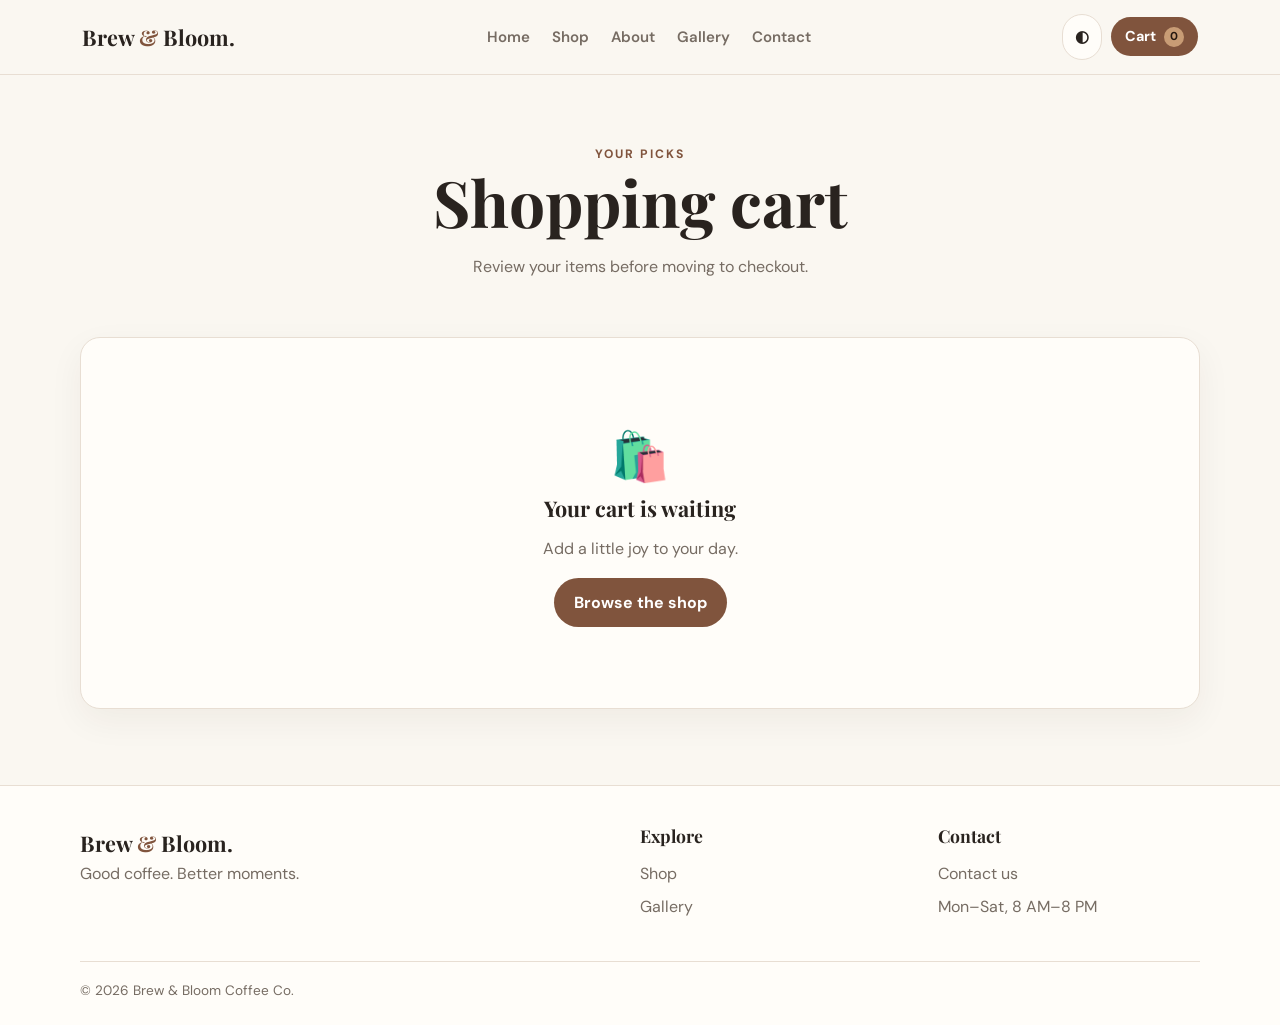
<file: cart.html>
<!DOCTYPE html>
<html lang="en">
<head>
  <meta charset="UTF-8">
  <meta name="viewport" content="width=device-width, initial-scale=1.0">
  <title>Shopping Cart | Brew & Bloom</title>
  <link rel="stylesheet" href="styles.css">
  <script src="script.js" defer></script>
</head>
<body>
<header class="site-header"><div class="nav-wrap">
  <a class="brand" href="index.html">Brew <span>&</span> Bloom.</a>
  <button class="menu-toggle" aria-label="Toggle navigation">☰</button>
  <nav class="nav-links">
    <a href="index.html">Home</a><a href="shop.html">Shop</a>
    <a href="about.html">About</a><a href="gallery.html">Gallery</a>
    <a href="contact.html">Contact</a>
  </nav>
  <div class="nav-actions"><button class="icon-btn theme-toggle">◐</button>
    <a class="btn small" href="cart.html">Cart <span class="cart-count">0</span></a>
  </div>
</div></header>

<main>
  <section class="page-hero"><div class="container">
    <span class="eyebrow">Your picks</span>
    <h1>Shopping cart</h1>
    <p>Review your items before moving to checkout.</p>
  </div></section>

  <section class="section" style="padding-top:20px">
    <div class="container">
      <div id="cart-items" class="panel"></div>

      <div id="cart-summary" class="panel" style="max-width:460px;margin:22px 0 0 auto">
        <div class="summary-line"><span>Subtotal</span><strong id="subtotal">₱0.00</strong></div>
        <div class="summary-line"><span>Shipping</span><strong id="shipping">₱0.00</strong></div>
        <p class="small-muted">Shipping is free for orders of ₱1,000 or more. Otherwise, a sample ₱80 shipping fee applies.</p>
        <div class="summary-line total"><span>Total</span><strong id="grand-total">₱0.00</strong></div>
        <a href="checkout.html" class="btn" style="width:100%;margin-top:12px">Proceed to checkout →</a>
        <a href="shop.html" class="btn secondary" style="width:100%;margin-top:10px">Continue shopping</a>
      </div>
    </div>
  </section>
</main>

<footer class="footer"><div class="container">
  <div class="footer-grid">
    <div><a class="brand" href="index.html">Brew <span>&</span> Bloom.</a><p>Good coffee. Better moments.</p></div>
    <div><h3>Explore</h3><a href="shop.html">Shop</a><a href="gallery.html">Gallery</a></div>
    <div><h3>Contact</h3><a href="contact.html">Contact us</a><p>Mon–Sat, 8 AM–8 PM</p></div>
  </div>
  <div class="footer-bottom">© 2026 Brew & Bloom Coffee Co.</div>
</div></footer>
<div id="toast" class="toast" role="status"></div>
</body>
</html>
</file>
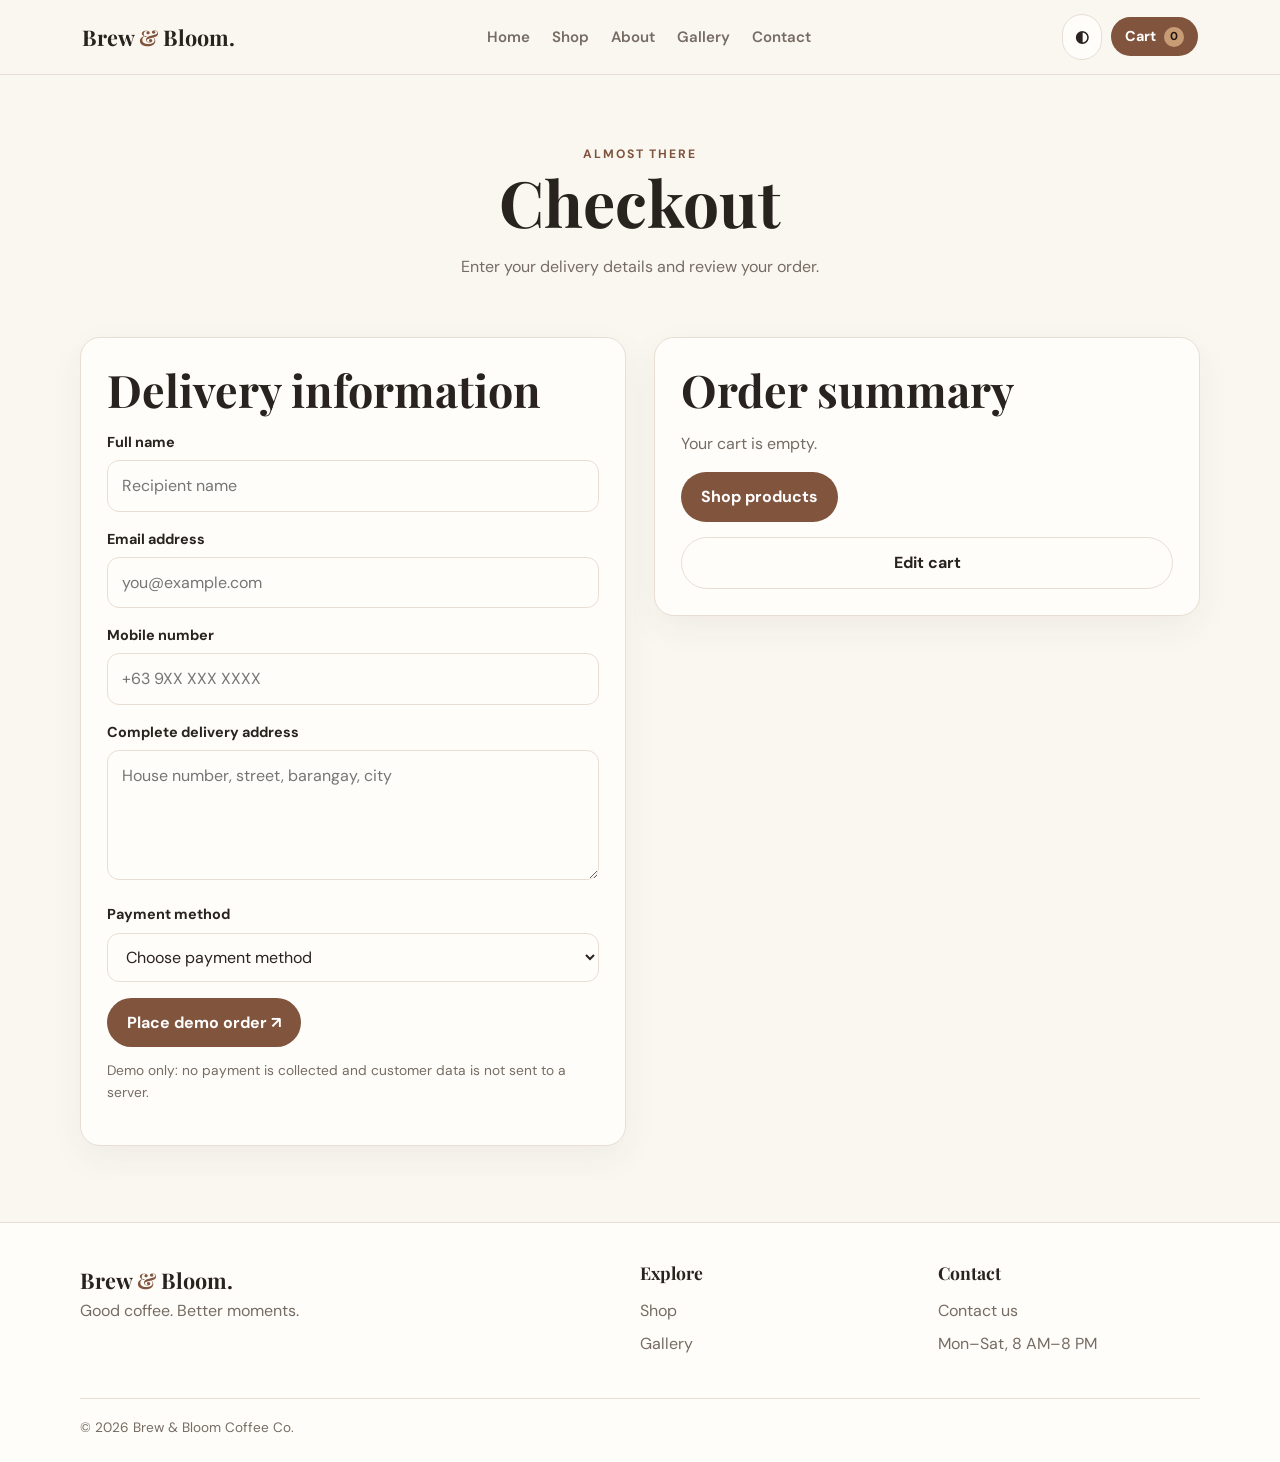
<file: checkout.html>
<!DOCTYPE html>
<html lang="en">
<head>
  <meta charset="UTF-8">
  <meta name="viewport" content="width=device-width, initial-scale=1.0">
  <title>Checkout | Brew & Bloom</title>
  <link rel="stylesheet" href="styles.css">
  <script src="script.js" defer></script>
</head>
<body>
<header class="site-header"><div class="nav-wrap">
  <a class="brand" href="index.html">Brew <span>&</span> Bloom.</a>
  <button class="menu-toggle" aria-label="Toggle navigation">☰</button>
  <nav class="nav-links">
    <a href="index.html">Home</a><a href="shop.html">Shop</a>
    <a href="about.html">About</a><a href="gallery.html">Gallery</a>
    <a href="contact.html">Contact</a>
  </nav>
  <div class="nav-actions"><button class="icon-btn theme-toggle">◐</button>
    <a class="btn small" href="cart.html">Cart <span class="cart-count">0</span></a>
  </div>
</div></header>

<main>
  <section class="page-hero"><div class="container">
    <span class="eyebrow">Almost there</span>
    <h1>Checkout</h1>
    <p>Enter your delivery details and review your order.</p>
  </div></section>

  <section class="section" style="padding-top:20px">
    <div class="container checkout-grid">
      <div class="panel">
        <h2>Delivery information</h2>
        <form id="checkout-form">
          <div class="field">
            <label for="full-name">Full name</label>
            <input id="full-name" required minlength="2" placeholder="Recipient name">
          </div>
          <div class="field">
            <label for="email">Email address</label>
            <input id="email" type="email" required placeholder="you@example.com">
          </div>
          <div class="field">
            <label for="phone">Mobile number</label>
            <input id="phone" type="tel" required pattern="[0-9+() -]{7,20}" placeholder="+63 9XX XXX XXXX">
          </div>
          <div class="field">
            <label for="address">Complete delivery address</label>
            <textarea id="address" required minlength="10" placeholder="House number, street, barangay, city"></textarea>
          </div>
          <div class="field">
            <label for="payment">Payment method</label>
            <select id="payment" required>
              <option value="">Choose payment method</option>
              <option>Cash on delivery (demo)</option>
              <option>GCash (demo only)</option>
              <option>Card (demo only)</option>
            </select>
          </div>
          <button type="submit">Place demo order ↗</button>
          <p class="small-muted" style="margin-top:12px">Demo only: no payment is collected and customer data is not sent to a server.</p>
        </form>
        <div id="order-success" class="notice success-message"></div>
      </div>

      <div class="panel">
        <h2>Order summary</h2>
        <div id="checkout-summary"></div>
        <a class="btn secondary" href="cart.html" style="width:100%;margin-top:15px">Edit cart</a>
      </div>
    </div>
  </section>
</main>

<footer class="footer"><div class="container">
  <div class="footer-grid">
    <div><a class="brand" href="index.html">Brew <span>&</span> Bloom.</a><p>Good coffee. Better moments.</p></div>
    <div><h3>Explore</h3><a href="shop.html">Shop</a><a href="gallery.html">Gallery</a></div>
    <div><h3>Contact</h3><a href="contact.html">Contact us</a><p>Mon–Sat, 8 AM–8 PM</p></div>
  </div>
  <div class="footer-bottom">© 2026 Brew & Bloom Coffee Co.</div>
</div></footer>
<div id="toast" class="toast" role="status"></div>
</body>
</html>
</file>
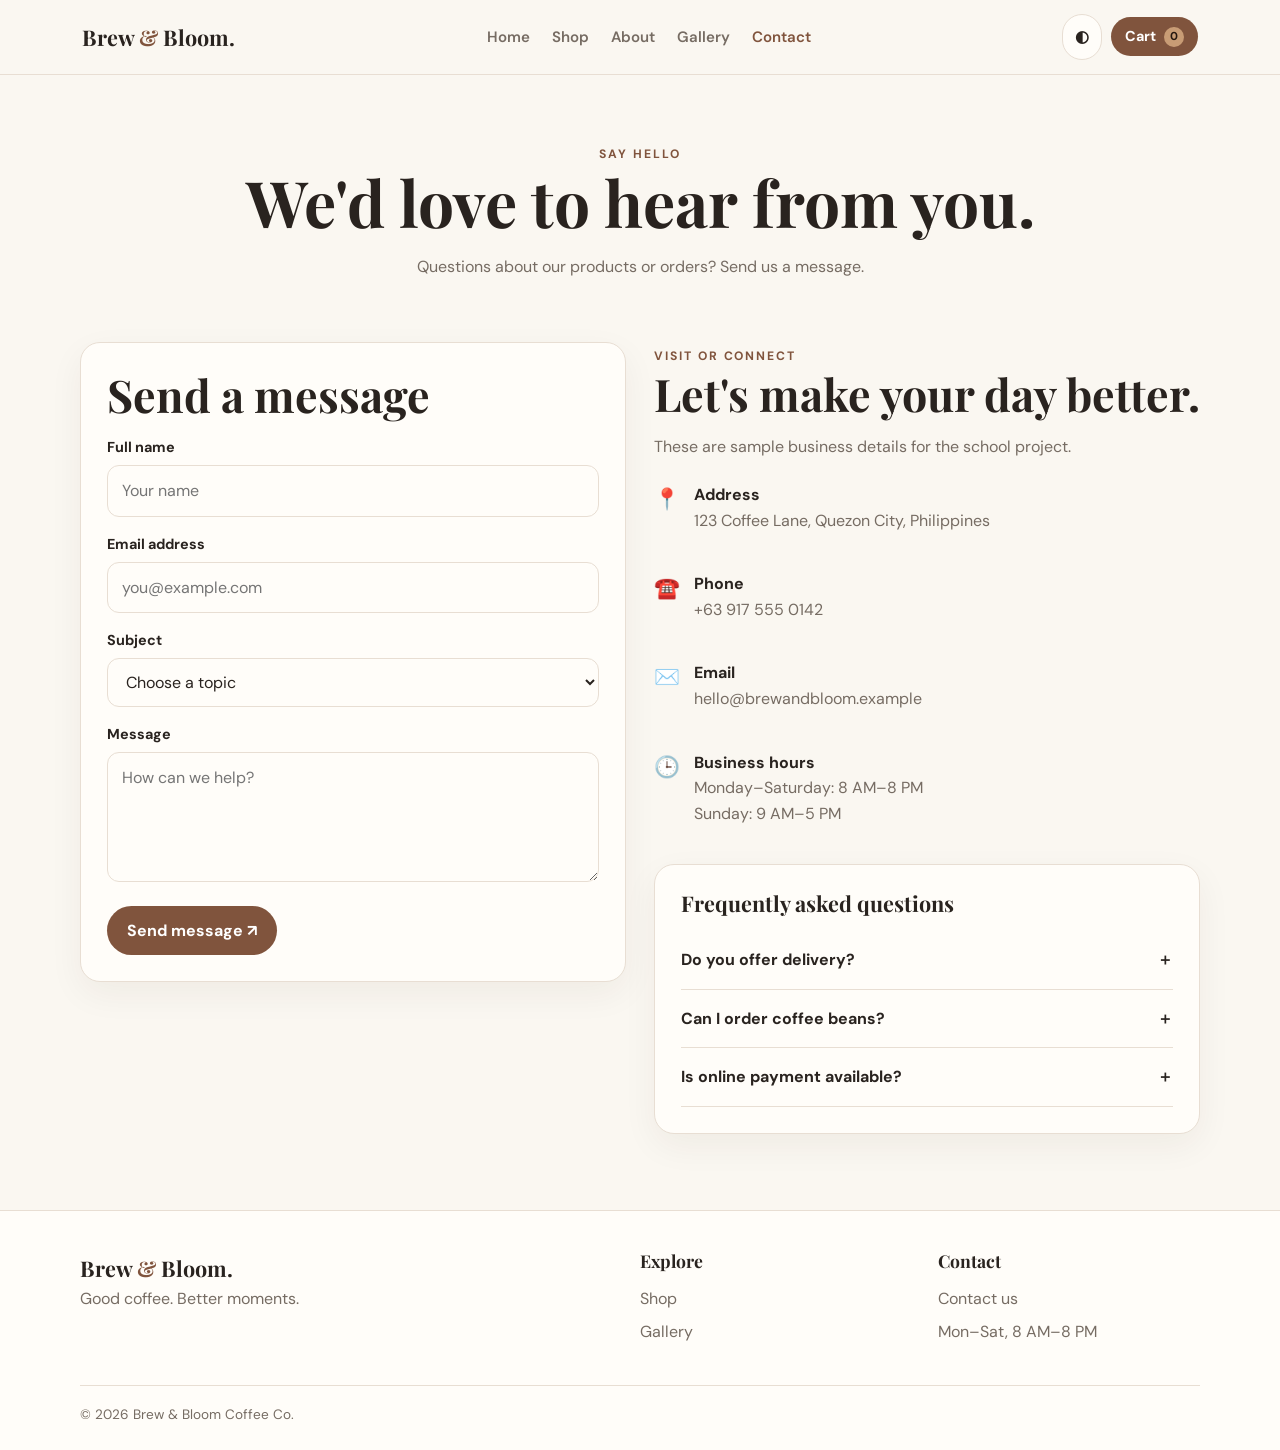
<file: contact.html>
<!DOCTYPE html>
<html lang="en">
<head>
  <meta charset="UTF-8">
  <meta name="viewport" content="width=device-width, initial-scale=1.0">
  <title>Contact | Brew & Bloom</title>
  <link rel="stylesheet" href="styles.css">
  <script src="script.js" defer></script>
</head>
<body>
<header class="site-header"><div class="nav-wrap">
  <a class="brand" href="index.html">Brew <span>&</span> Bloom.</a>
  <button class="menu-toggle" aria-label="Toggle navigation">☰</button>
  <nav class="nav-links">
    <a href="index.html">Home</a><a href="shop.html">Shop</a>
    <a href="about.html">About</a><a href="gallery.html">Gallery</a>
    <a class="active" href="contact.html">Contact</a>
  </nav>
  <div class="nav-actions"><button class="icon-btn theme-toggle">◐</button>
    <a class="btn small" href="cart.html">Cart <span class="cart-count">0</span></a>
  </div>
</div></header>

<main>
  <section class="page-hero"><div class="container">
    <span class="eyebrow">Say hello</span>
    <h1>We'd love to hear from you.</h1>
    <p>Questions about our products or orders? Send us a message.</p>
  </div></section>

  <section class="section" style="padding-top:25px">
    <div class="container contact-grid">
      <div class="panel">
        <h2>Send a message</h2>
        <form id="contact-form">
          <div class="field">
            <label for="contact-name">Full name</label>
            <input id="contact-name" name="name" required minlength="2" placeholder="Your name">
          </div>
          <div class="field">
            <label for="contact-email">Email address</label>
            <input id="contact-email" name="email" type="email" required placeholder="you@example.com">
          </div>
          <div class="field">
            <label for="contact-subject">Subject</label>
            <select id="contact-subject" required>
              <option value="">Choose a topic</option>
              <option>Product question</option>
              <option>Order inquiry</option>
              <option>Feedback</option>
              <option>Other</option>
            </select>
          </div>
          <div class="field">
            <label for="contact-message">Message</label>
            <textarea id="contact-message" name="message" required minlength="10" placeholder="How can we help?"></textarea>
          </div>
          <button type="submit">Send message ↗</button>
        </form>
        <div id="contact-success" class="notice success-message">
          Thank you! Your form passed validation. This demo does not send messages to a server.
        </div>
      </div>

      <div>
        <span class="eyebrow">Visit or connect</span>
        <h2>Let's make your day better.</h2>
        <p>These are sample business details for the school project.</p>
        <div class="contact-detail"><span>📍</span><div><strong>Address</strong><p>123 Coffee Lane, Quezon City, Philippines</p></div></div>
        <div class="contact-detail"><span>☎️</span><div><strong>Phone</strong><p>+63 917 555 0142</p></div></div>
        <div class="contact-detail"><span>✉️</span><div><strong>Email</strong><p>hello@brewandbloom.example</p></div></div>
        <div class="contact-detail"><span>🕒</span><div><strong>Business hours</strong><p>Monday–Saturday: 8 AM–8 PM<br>Sunday: 9 AM–5 PM</p></div></div>

        <div class="panel">
          <h3>Frequently asked questions</h3>
          <div class="faq-item">
            <button class="faq-question">Do you offer delivery? <span>＋</span></button>
            <div class="faq-answer"><p>Delivery is a sample option in this student project.</p></div>
          </div>
          <div class="faq-item">
            <button class="faq-question">Can I order coffee beans? <span>＋</span></button>
            <div class="faq-answer"><p>Yes. Browse the Coffee Beans category on our Shop page.</p></div>
          </div>
          <div class="faq-item">
            <button class="faq-question">Is online payment available? <span>＋</span></button>
            <div class="faq-answer"><p>This front-end demo does not process real payments.</p></div>
          </div>
        </div>
      </div>
    </div>
  </section>
</main>

<footer class="footer"><div class="container">
  <div class="footer-grid">
    <div><a class="brand" href="index.html">Brew <span>&</span> Bloom.</a><p>Good coffee. Better moments.</p></div>
    <div><h3>Explore</h3><a href="shop.html">Shop</a><a href="gallery.html">Gallery</a></div>
    <div><h3>Contact</h3><a href="contact.html">Contact us</a><p>Mon–Sat, 8 AM–8 PM</p></div>
  </div>
  <div class="footer-bottom">© 2026 Brew & Bloom Coffee Co.</div>
</div></footer>
<div id="toast" class="toast" role="status"></div>
</body>
</html>
</file>
<file: styles.css>
@import url('https://fonts.googleapis.com/css2?family=DM+Sans:wght@400;500;600;700&family=Playfair+Display:wght@500;600;700&display=swap');

:root {
  --bg: #faf7f1;
  --surface: #fffdf9;
  --text: #29231f;
  --muted: #766c63;
  --accent: #80543d;
  --accent2: #c89c75;
  --line: #e8ded3;
  --shadow: 0 12px 35px #3c24120e;
}

[data-theme="dark"] {
  --bg: #1c1917;
  --surface: #28221e;
  --text: #f7efe7;
  --muted: #c2b3a5;
  --accent: #d4a17e;
  --accent2: #9d6e4e;
  --line: #493a30;
  --shadow: 0 12px 35px #0003;
}

* {
  box-sizing: border-box;
}

html {
  scroll-behavior: smooth;
}

body {
  margin: 0;
  background: var(--bg);
  color: var(--text);
  font-family: 'DM Sans', sans-serif;
  line-height: 1.6;
  transition: background .25s, color .25s;
}

img {
  max-width: 100%;
  display: block;
}

a {
  color: inherit;
  text-decoration: none;
}

button, input, textarea, select {
  font: inherit;
}

button, .btn {
  cursor: pointer;
  border: 0;
  border-radius: 999px;
  background: var(--accent);
  color: #fff;
  padding: 12px 20px;
  font-weight: 700;
  display: inline-flex;
  align-items: center;
  justify-content: center;
  gap: 8px;
  transition: transform .2s, opacity .2s;
}

button:hover, .btn:hover {
  transform: translateY(-2px);
  opacity: .92;
}

.btn.secondary {
  background: transparent;
  color: var(--text);
  border: 1px solid var(--line);
}

.btn.small {
  padding: 8px 14px;
  font-size: .9rem;
}

.container {
  width: min(1120px, calc(100% - 40px));
  margin: auto;
}

.site-header {
  position: sticky;
  top: 0;
  z-index: 10;
  background: var(--bg);
  border-bottom: 1px solid var(--line);
}

.nav-wrap {
  max-width: 1160px;
  margin: auto;
  padding: 14px 22px;
  display: flex;
  align-items: center;
  justify-content: space-between;
  gap: 18px;
}

.brand {
  font-family: 'Playfair Display', serif;
  font-size: 1.35rem;
  font-weight: 700;
  white-space: nowrap;
}

.brand span {
  color: var(--accent);
}

.nav-links {
  display: flex;
  align-items: center;
  gap: 22px;
}

.nav-links a {
  font-size: .94rem;
  color: var(--muted);
  font-weight: 600;
}

.nav-links a:hover,
.nav-links a.active {
  color: var(--accent);
}

.nav-actions {
  display: flex;
  align-items: center;
  gap: 9px;
}

.icon-btn {
  background: var(--surface);
  border: 1px solid var(--line);
  color: var(--text);
  padding: 9px 12px;
}

.menu-toggle {
  display: none;
  background: transparent;
  color: var(--text);
  font-size: 1.35rem;
  padding: 5px;
}

.cart-count {
  background: var(--accent2);
  color: #24170f;
  border-radius: 50%;
  font-size: .72rem;
  padding: 1px 6px;
}

.eyebrow {
  text-transform: uppercase;
  letter-spacing: .16em;
  font-size: .76rem;
  font-weight: 700;
  color: var(--accent);
}

h1, h2, h3 {
  font-family: 'Playfair Display', serif;
  line-height: 1.15;
  margin: 0 0 15px;
}

h1 {
  font-size: clamp(2.5rem, 5vw, 4.5rem);
}

h2 {
  font-size: clamp(2rem, 3.5vw, 3rem);
}

h3 {
  font-size: 1.35rem;
}

p {
  color: var(--muted);
  margin: 0 0 16px;
}

.section {
  padding: 76px 0;
}

.page-hero {
  padding: 65px 0 38px;
  text-align: center;
}

.page-hero p {
  max-width: 650px;
  margin: auto;
}

.hero {
  padding: 60px 0 72px;
}

.hero-grid {
  display: grid;
  grid-template-columns: 1fr 1fr;
  gap: 50px;
  align-items: center;
}

.hero-copy p {
  font-size: 1.08rem;
  max-width: 510px;
  margin: 22px 0 28px;
}

.hero-image {
  height: 510px;
  border-radius: 180px 180px 24px 24px;
  overflow: hidden;
  position: relative;
}

.hero-image img {
  width: 100%;
  height: 100%;
  object-fit: cover;
}

.hero-tag {
  position: absolute;
  bottom: 20px;
  left: 20px;
  background: var(--surface);
  padding: 14px 18px;
  border-radius: 16px;
  box-shadow: var(--shadow);
}

.hero-tag strong {
  display: block;
}

.hero-tag small {
  color: var(--muted);
}

.btn-row {
  display: flex;
  flex-wrap: wrap;
  gap: 12px;
}

.trust-row {
  display: flex;
  gap: 20px;
  flex-wrap: wrap;
  margin-top: 34px;
  color: var(--muted);
  font-size: .9rem;
}

.trust-row strong {
  color: var(--text);
}

.section-head {
  display: flex;
  justify-content: space-between;
  align-items: end;
  gap: 20px;
  margin-bottom: 28px;
}

.product-grid {
  display: grid;
  grid-template-columns: repeat(4, minmax(0, 1fr));
  gap: 20px;
}

.product-card,
.info-card,
.panel {
  background: var(--surface);
  border: 1px solid var(--line);
  border-radius: 20px;
  overflow: hidden;
  box-shadow: var(--shadow);
}

.product-card {
  transition: transform .25s;
}

.product-card:hover {
  transform: translateY(-5px);
}

.product-image {
  height: 220px;
  position: relative;
  overflow: hidden;
  background: #e9ded2;
}

.product-image img {
  width: 100%;
  height: 100%;
  object-fit: cover;
  transition: transform .4s;
}

.product-card:hover .product-image img {
  transform: scale(1.05);
}

.tag {
  position: absolute;
  top: 12px;
  left: 12px;
  background: var(--surface);
  border-radius: 99px;
  padding: 5px 10px;
  font-size: .75rem;
  font-weight: 700;
}

.product-info {
  padding: 17px;
}

.product-info h3 {
  font-size: 1.12rem;
  margin-bottom: 7px;
}

.product-info p {
  font-size: .88rem;
  min-height: 65px;
}

.price-row {
  display: flex;
  align-items: center;
  justify-content: space-between;
  gap: 8px;
  flex-wrap: wrap;
}

.price {
  font-weight: 700;
  font-size: 1.1rem;
}

.add-btn {
  padding: 9px 13px;
  font-size: .85rem;
}

.feature-band {
  background: var(--surface);
  border-block: 1px solid var(--line);
}

.feature-grid {
  display: grid;
  grid-template-columns: repeat(3, 1fr);
  gap: 25px;
}

.feature {
  padding: 28px 0;
}

.feature-icon {
  font-size: 1.8rem;
  margin-bottom: 12px;
}

.about-grid {
  display: grid;
  grid-template-columns: 1fr 1fr;
  gap: 45px;
  align-items: center;
}

.about-grid > img {
  height: 430px;
  width: 100%;
  object-fit: cover;
  border-radius: 22px;
}

.stats {
  display: grid;
  grid-template-columns: repeat(3, 1fr);
  gap: 12px;
  margin-top: 25px;
}

.stat {
  padding: 18px;
  background: var(--surface);
  border: 1px solid var(--line);
  border-radius: 16px;
}

.stat strong {
  display: block;
  font-size: 1.6rem;
  color: var(--accent);
}

.gallery-grid {
  display: grid;
  grid-template-columns: repeat(3, 1fr);
  grid-auto-rows: 220px;
  gap: 14px;
}

.gallery-grid img {
  width: 100%;
  height: 100%;
  object-fit: cover;
  border-radius: 18px;
  transition: transform .3s;
}

.gallery-grid img:hover {
  transform: scale(1.02);
}

.gallery-grid img:first-child {
  grid-row: span 2;
}

.gallery-grid img:nth-child(4) {
  grid-column: span 2;
}

.toolbar {
  display: flex;
  gap: 12px;
  flex-wrap: wrap;
  margin-bottom: 25px;
}

.toolbar input,
.toolbar select,
.field input,
.field textarea,
.field select {
  width: 100%;
  padding: 12px 14px;
  border: 1px solid var(--line);
  background: var(--surface);
  color: var(--text);
  border-radius: 12px;
  outline: none;
}

.toolbar input {
  max-width: 360px;
}

.toolbar select {
  width: auto;
  min-width: 150px;
}

.contact-grid,
.checkout-grid {
  display: grid;
  grid-template-columns: 1fr 1fr;
  gap: 28px;
  align-items: start;
}

.panel {
  padding: 26px;
}

.field {
  margin-bottom: 16px;
}

.field label {
  display: block;
  font-weight: 700;
  font-size: .9rem;
  margin-bottom: 6px;
}

.field textarea {
  min-height: 130px;
  resize: vertical;
}

.contact-detail {
  display: flex;
  gap: 14px;
  margin: 22px 0;
}

.contact-detail > span {
  font-size: 1.3rem;
}

.notice {
  padding: 12px 15px;
  background: var(--bg);
  border-radius: 12px;
  color: var(--text);
  margin: 12px 0;
}

.success-message {
  display: none;
}

.success-message.show {
  display: block;
}

.faq-item {
  border-bottom: 1px solid var(--line);
  padding: 16px 0;
}

.faq-question {
  background: transparent;
  color: var(--text);
  border-radius: 0;
  padding: 0;
  width: 100%;
  justify-content: space-between;
  text-align: left;
}

.faq-answer {
  display: none;
  padding-top: 12px;
}

.faq-item.open .faq-answer {
  display: block;
}

.cart-table {
  width: 100%;
  border-collapse: collapse;
}

.cart-table th,
.cart-table td {
  text-align: left;
  padding: 14px 8px;
  border-bottom: 1px solid var(--line);
  vertical-align: middle;
}

.cart-product {
  display: flex;
  align-items: center;
  gap: 12px;
  min-width: 190px;
}

.cart-product img {
  width: 62px;
  height: 62px;
  object-fit: cover;
  border-radius: 12px;
}

.qty-controls {
  display: flex;
  align-items: center;
  gap: 8px;
}

.qty-controls button {
  padding: 4px 10px;
}

.remove-btn {
  background: transparent;
  color: var(--accent);
  padding: 5px;
}

.summary-line {
  display: flex;
  justify-content: space-between;
  gap: 15px;
  padding: 10px 0;
  color: var(--muted);
}

.summary-line.total {
  border-top: 1px solid var(--line);
  margin-top: 8px;
  padding-top: 18px;
  color: var(--text);
  font-weight: 700;
  font-size: 1.15rem;
}

.empty-state {
  text-align: center;
  padding: 55px 20px;
}

.empty-state .emoji {
  font-size: 3rem;
}

.small-muted {
  font-size: .86rem;
  color: var(--muted);
}

.footer {
  padding: 40px 0 24px;
  border-top: 1px solid var(--line);
  background: var(--surface);
}

.footer-grid {
  display: grid;
  grid-template-columns: 2fr 1fr 1fr;
  gap: 35px;
}

.footer h3 {
  font-size: 1.1rem;
}

.footer a:not(.brand) {
  display: block;
  color: var(--muted);
  margin: 7px 0;
}

.footer-bottom {
  border-top: 1px solid var(--line);
  margin-top: 25px;
  padding-top: 18px;
  color: var(--muted);
  font-size: .85rem;
}

.modal {
  position: fixed;
  inset: 0;
  background: #140d09a8;
  z-index: 30;
  display: none;
  align-items: center;
  justify-content: center;
  padding: 20px;
}

.modal.open {
  display: flex;
}

.modal-box {
  max-width: 650px;
  width: 100%;
  background: var(--surface);
  color: var(--text);
  border-radius: 22px;
  padding: 25px;
  position: relative;
}

.modal-close {
  position: absolute;
  right: 16px;
  top: 14px;
  background: transparent;
  color: var(--text);
  font-size: 1.4rem;
  padding: 5px;
}

.modal-content {
  display: grid;
  grid-template-columns: 1fr 1fr;
  gap: 22px;
  align-items: center;
}

.modal-content img {
  height: 270px;
  width: 100%;
  object-fit: cover;
  border-radius: 16px;
}

.toast {
  position: fixed;
  right: 20px;
  bottom: 20px;
  background: var(--text);
  color: var(--bg);
  padding: 13px 18px;
  border-radius: 12px;
  z-index: 40;
  opacity: 0;
  transform: translateY(15px);
  pointer-events: none;
  transition: .25s;
}

.toast.show {
  opacity: 1;
  transform: translateY(0);
}

@media (max-width: 900px) {
  .nav-links { gap: 13px; }
  .product-grid { grid-template-columns: repeat(2, minmax(0, 1fr)); }
  .hero-grid { gap: 28px; }
  .hero-image { height: 430px; }
}

@media (max-width: 700px) {
  .nav-wrap { flex-wrap: wrap; }
  .menu-toggle { display: inline-flex; }

  .nav-links {
    display: none;
    order: 3;
    width: 100%;
    flex-direction: column;
    align-items: stretch;
    padding: 12px 0 6px;
    gap: 0;
  }

  .nav-links.open { display: flex; }

  .nav-links a {
    padding: 11px 5px;
    border-top: 1px solid var(--line);
  }

  .nav-actions { margin-left: auto; }
  .hero { padding: 38px 0 50px; }
  .hero-grid, .about-grid, .contact-grid, .checkout-grid { grid-template-columns: 1fr; }
  .hero-image { height: 380px; order: -1; }
  .section { padding: 55px 0; }
  .section-head { align-items: start; flex-direction: column; }
  .feature-grid { grid-template-columns: 1fr; }
  .gallery-grid { grid-template-columns: 1fr 1fr; grid-auto-rows: 170px; }
  .gallery-grid img:first-child { grid-row: span 1; }
  .gallery-grid img:nth-child(4) { grid-column: span 1; }
  .footer-grid { grid-template-columns: 1fr 1fr; }
  .footer-grid > div:first-child { grid-column: span 2; }
  .modal-content { grid-template-columns: 1fr; }
  .modal-content img { height: 200px; }
  .cart-table thead { display: none; }
  .cart-table, .cart-table tbody, .cart-table tr, .cart-table td { display: block; width: 100%; }
  .cart-table tr { padding: 14px 0; border-bottom: 1px solid var(--line); }
  .cart-table td { border: 0; padding: 6px 0; }
  .cart-table td:before {
    content: attr(data-label);
    font-weight: 700;
    display: inline-block;
    width: 100px;
    color: var(--muted);
  }
  .cart-product { display: inline-flex; }
}

@media (max-width: 430px) {
  .container { width: calc(100% - 28px); }
  .product-grid { grid-template-columns: 1fr; }
  .product-image { height: 245px; }
  .footer-grid { grid-template-columns: 1fr; }
  .footer-grid > div:first-child { grid-column: auto; }
  .nav-actions .icon-btn { padding: 8px 10px; }
  .brand { font-size: 1.15rem; }
}
</file>
